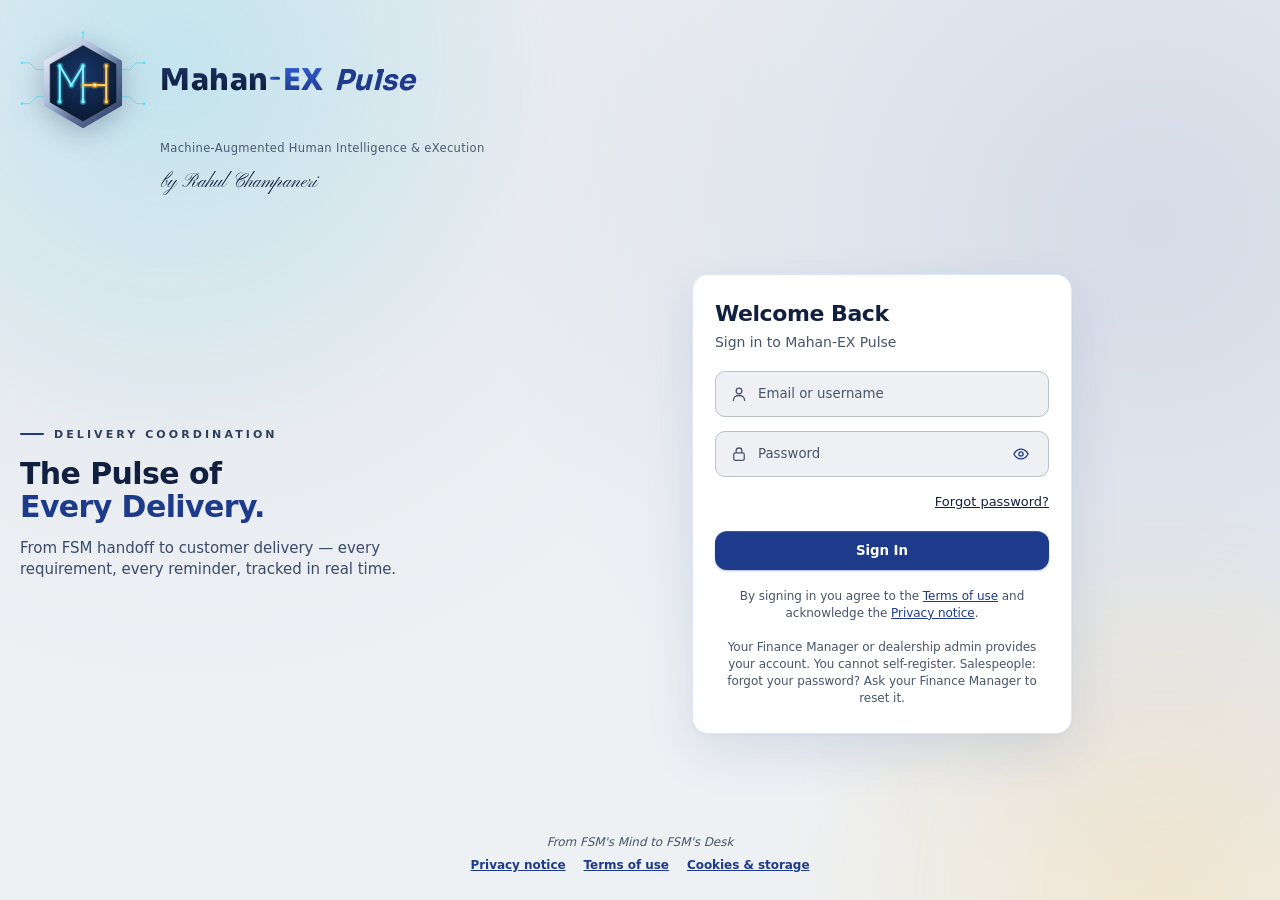
<file: index.html>
<!doctype html>
<html lang="en">
  <head>
    <meta charset="UTF-8" />
    <meta name="viewport" content="width=device-width, initial-scale=1, viewport-fit=cover" />
    <meta name="theme-color" content="#0B1430" />
    <meta name="robots" content="noindex, nofollow, noarchive" />
    <link rel="manifest" href="/manifest.webmanifest" />
    <link rel="icon" href="/icons/mh.svg" type="image/svg+xml" />
    <link rel="icon" href="/icons/mh-32.png" sizes="32x32" type="image/png" />
    <link rel="apple-touch-icon" href="/icons/mh-180.png" />
    <meta name="description" content="Mahan-EX Pulse — delivery coordination for dealerships. Machine-Augmented Human Intelligence &amp; eXecution." />
    <meta name="apple-mobile-web-app-capable" content="yes" />
    <meta name="apple-mobile-web-app-status-bar-style" content="default" />
    <meta name="apple-mobile-web-app-title" content="Pulse" />
    <meta name="application-name" content="Pulse" />
    <title>Mahan-EX Pulse</title>
    <script type="module" crossorigin src="/assets/gate-UKF_WVz9.js"></script>
    <link rel="stylesheet" crossorigin href="/assets/gate-jGg7kHqY.css">
  <link rel="manifest" href="/manifest.webmanifest"></head>
  <body>
    <!-- The sign-in page and the public legal pages. The app itself is an encrypted package that is opened after sign-in
         (see src/gate-main.tsx and tools/publish-gate.mjs). The app mounts into #root. -->
    <style>
#mx-splash{display:none}
@media (display-mode: standalone){
#mx-splash{display:block;position:fixed;inset:0;z-index:2147483000;background:radial-gradient(ellipse at 50% 46%,#fff 0%,#f4f7fc 55%,#e8eef8 100%);animation:mxs-out .45s ease 1.5s forwards}
#mx-splash .w{position:absolute;left:50%;top:46%;border-radius:50%;transform:translate(-50%,-50%);border:1.5px solid rgba(37,99,235,.2);animation:mxs-wave 2.4s ease-out infinite}
#mx-splash .w1{width:170px;height:170px;background:rgba(37,99,235,.06)}
#mx-splash .w2{width:250px;height:250px;border-color:rgba(37,99,235,.15);animation-delay:.2s}
#mx-splash .w3{width:340px;height:340px;border-color:rgba(37,99,235,.09);animation-delay:.4s}
#mx-splash .w4{width:440px;height:440px;border-color:rgba(37,99,235,.05);animation-delay:.6s}
#mx-splash .mk{position:absolute;left:50%;top:46%;width:min(300px,78vw);transform:translate(-50%,-50%);filter:drop-shadow(0 8px 18px rgba(10,30,70,.25))}
#mx-splash .mk svg{width:100%;height:auto;display:block;overflow:visible}
#mx-splash .nm{position:absolute;left:0;right:0;bottom:max(46px,env(safe-area-inset-bottom));text-align:center;font:800 15px Montserrat,Inter,Arial,sans-serif;letter-spacing:.22em;color:#0b1430}
#mx-splash .nm i{color:#1d6bff;font-style:normal}
}
@keyframes mxs-out{to{opacity:0;visibility:hidden}}
@keyframes mxs-wave{0%{opacity:.35;transform:translate(-50%,-50%) scale(.94)}60%{opacity:1}100%{opacity:1;transform:translate(-50%,-50%) scale(1)}}
</style>
<div id="mx-splash" aria-hidden="true"><div class="w w4"></div><div class="w w3"></div><div class="w w2"></div><div class="w w1"></div><div class="mk"><svg xmlns="http://www.w3.org/2000/svg" class="mh-mark" viewBox="-30 -14 260 214" aria-hidden="true"><defs><linearGradient id="mxsf" x1="0" y1="0" x2="1" y2="1"><stop offset="0" stop-color="#f6f9ff"/><stop offset=".38" stop-color="#a8b9d8"/><stop offset=".62" stop-color="#5d7198"/><stop offset="1" stop-color="#2a3a5e"/></linearGradient><radialGradient id="mxsr" cx=".5" cy=".38" r=".75"><stop offset="0" stop-color="#18376a"/><stop offset="1" stop-color="#071326"/></radialGradient></defs><g fill="none" stroke="#3fd0e8" stroke-opacity=".75" stroke-width="1.7" stroke-linecap="round" stroke-linejoin="round"><path d="M24 72H4L-10 58H-26"/><path d="M24 128H4L-10 142H-26"/><path d="M176 72H196L210 58H226"/><path d="M176 128H196L210 142H226"/><path d="M100 12V-4"/></g><circle cx="-26" cy="58" r="2.8" fill="#52e4ff"/><circle cx="-26" cy="142" r="2.8" fill="#52e4ff"/><circle cx="226" cy="58" r="2.8" fill="#52e4ff"/><circle cx="226" cy="142" r="2.8" fill="#52e4ff"/><circle cx="100" cy="-4" r="2.8" fill="#52e4ff"/><polygon points="100,10 178,55 178,145 100,190 22,145 22,55" fill="url(#mxsf)" stroke="url(#mxsf)" stroke-width="5" stroke-linejoin="round"/><polygon points="100,22 168,61 168,139 100,178 32,139 32,61" fill="url(#mxsr)" stroke="#040b17" stroke-opacity=".6" stroke-width="1.6"/><polyline points="32,139 32,61 100,22" fill="none" stroke="#fff" stroke-opacity=".28" stroke-width="1.2" stroke-linejoin="round"/><path d="M52 138V64L76 104L100 64V138" fill="none" stroke="#52e4ff" stroke-opacity=".22" stroke-width="12" stroke-linecap="round" stroke-linejoin="round"/><path d="M52 138V64L76 104L100 64V138" fill="none" stroke="#52e4ff" stroke-width="4.6" stroke-linecap="round" stroke-linejoin="round"/><path d="M52 138V64L76 104L100 64V138" fill="none" stroke="#e9fcff" stroke-opacity=".9" stroke-width="1.5" stroke-linecap="round" stroke-linejoin="round"/><path d="M148 64V138M100 104H148" fill="none" stroke="#ffb324" stroke-opacity=".22" stroke-width="12" stroke-linecap="round" stroke-linejoin="round"/><path d="M148 64V138M100 104H148" fill="none" stroke="#ffb324" stroke-width="4.6" stroke-linecap="round" stroke-linejoin="round"/><path d="M148 64V138M100 104H148" fill="none" stroke="#fff6dc" stroke-opacity=".9" stroke-width="1.5" stroke-linecap="round" stroke-linejoin="round"/><circle cx="52" cy="64" r="6.6" fill="#52e4ff" fill-opacity=".28"/><circle cx="52" cy="64" r="3.6" fill="#52e4ff"/><circle cx="52" cy="64" r="1.8" fill="#fff"/><circle cx="52" cy="138" r="6.6" fill="#52e4ff" fill-opacity=".28"/><circle cx="52" cy="138" r="3.6" fill="#52e4ff"/><circle cx="52" cy="138" r="1.8" fill="#fff"/><circle cx="100" cy="64" r="6.6" fill="#52e4ff" fill-opacity=".28"/><circle cx="100" cy="64" r="3.6" fill="#52e4ff"/><circle cx="100" cy="64" r="1.8" fill="#fff"/><circle cx="100" cy="138" r="6.6" fill="#52e4ff" fill-opacity=".28"/><circle cx="100" cy="138" r="3.6" fill="#52e4ff"/><circle cx="100" cy="138" r="1.8" fill="#fff"/><circle cx="76" cy="104" r="6.6" fill="#52e4ff" fill-opacity=".28"/><circle cx="76" cy="104" r="3.6" fill="#52e4ff"/><circle cx="76" cy="104" r="1.8" fill="#fff"/><circle cx="148" cy="64" r="6.6" fill="#ffb324" fill-opacity=".28"/><circle cx="148" cy="64" r="3.6" fill="#ffb324"/><circle cx="148" cy="64" r="1.8" fill="#fff"/><circle cx="148" cy="138" r="6.6" fill="#ffb324" fill-opacity=".28"/><circle cx="148" cy="138" r="3.6" fill="#ffb324"/><circle cx="148" cy="138" r="1.8" fill="#fff"/><circle cx="124" cy="104" r="7.6" fill="#ffb324" fill-opacity=".28"/><circle cx="124" cy="104" r="4.6" fill="#ffb324"/><circle cx="124" cy="104" r="2.3" fill="#fff"/></svg></div><div class="nm">MAHAN<i>-EX</i></div></div>
    <div id="gate-root"></div>
    <div id="root"></div>
  </body>
</html>
</file>
<file: assets/gate-jGg7kHqY.css>
@font-face{font-family:Sora;font-style:normal;font-display:swap;font-weight:700;src:url(/assets/sora-latin-700-normal-9waGdLWo.woff2) format("woff2"),url(/assets/sora-latin-700-normal-BKPfQAnC.woff) format("woff")}@font-face{font-family:Sora;font-style:normal;font-display:swap;font-weight:800;src:url(/assets/sora-latin-800-normal-2tKLL3qT.woff2) format("woff2"),url(/assets/sora-latin-800-normal-c3Huklug.woff) format("woff")}@font-face{font-family:Pinyon Script;font-style:normal;font-display:swap;font-weight:400;src:url(/assets/pinyon-script-latin-400-normal-HCoaxbyT.woff2) format("woff2"),url(/assets/pinyon-script-latin-400-normal-3W0BoeAr.woff) format("woff")}.pc-page{min-height:100dvh;background:#e9edf4;display:flex;justify-content:center;align-items:flex-start;padding:24px 14px 48px;font-family:Segoe UI,-apple-system,Helvetica,Arial,sans-serif;color:#12203f;box-sizing:border-box}.pc-page *{box-sizing:border-box}.pc-card{width:100%;max-width:480px;background:#fff;border-radius:16px;overflow:hidden;box-shadow:0 8px 30px #12203f1f}.pc-head{background:#1e3a8a;background-image:linear-gradient(135deg,#0b1f4d,#1e3a8a);padding:20px 26px;color:#fff}.pc-logo{font-size:20px;font-weight:800}.pc-logo b{color:#7fb4ff}.pc-logo em{font-weight:600;color:#cfe1ff}.pc-tag{font-size:13px;font-style:italic;letter-spacing:.3px;color:#cfe1ff;margin-top:3px}.pc-sub{font-size:11.5px;letter-spacing:1.5px;text-transform:uppercase;color:#9db8ea;margin-top:4px}.pc-body{padding:24px 26px 28px}.pc-body h1{font-size:22px;margin:0 0 6px;letter-spacing:-.3px;color:#12203f}.pc-muted{color:#5b6781;font-size:14px;line-height:1.5;margin:0 0 16px}.pc-list{margin:0 0 16px;border:1px solid #e3e8f2;border-left:5px solid #1e3a8a;border-radius:12px}.pc-list div{display:flex;justify-content:space-between;gap:12px;padding:10px 14px;font-size:13.5px;border-bottom:1px solid #eef1f6}.pc-list div:last-child{border:0}.pc-list dt{color:#6b7690}.pc-list dd{margin:0;font-weight:700;text-align:right}.pc-amt{font-size:17px;color:#1e3a8a}.pc-prev{background:#eef4ff;border:1px solid #cfe0ff;color:#1e3a8a;border-radius:10px;padding:10px 12px;font-size:13px;line-height:1.45;margin-bottom:14px}.pc-seg{display:flex;gap:10px;margin-bottom:4px}.pc-seg button{flex:1;padding:12px 8px;border-radius:10px;font:inherit;font-weight:700;font-size:14px;border:2px solid #cfd6e6;background:#fff;color:#46526b;cursor:pointer}.pc-seg button.on.made{border-color:#16a34a;background:#f0fdf4;color:#15803d}.pc-seg button.on.not{border-color:#f59e0b;background:#fffbeb;color:#b45309}.pc-body label{display:block;font-size:12.5px;font-weight:700;margin:14px 0 5px;color:#12203f}.pc-body label span{font-weight:400;color:#8a94ab}.pc-body input{width:100%;border:1px solid #cfd6e6;border-radius:10px;padding:12px;font:inherit;font-size:16px;color:#12203f;background:#fff;min-height:46px}.pc-body input:focus{outline:2px solid #1e3a8a;outline-offset:1px;border-color:#1e3a8a}.pc-err{margin-top:14px;background:#fef2f2;border:1px solid #fecaca;color:#b91c1c;border-radius:10px;padding:10px 12px;font-size:13.5px}.pc-go{display:block;width:100%;margin-top:18px;border:0;border-radius:10px;background:#16a34a;color:#fff;font:inherit;font-weight:700;font-size:15px;padding:14px;cursor:pointer}.pc-go.not{background:#1e3a8a}.pc-go:disabled{opacity:.6;cursor:default}.pc-note{font-size:12px;color:#8a94ab;text-align:center;margin:10px 0 0}.pc-done{text-align:center;padding:8px 0 2px}.pc-tick{width:64px;height:64px;line-height:64px;border-radius:50%;background:#16a34a;color:#fff;font-size:34px;font-weight:800;margin:6px auto 14px}.pc-tick.amber{background:#f59e0b}:root{--ease-out: cubic-bezier(.32, .72, 0, 1);--spring: cubic-bezier(.34, 1.3, .64, 1);color-scheme:light;--ink: #12203f;--blue: #1e3a8a;--blue2: #3b7bdb;--mut: #475569;--line: #b9c1cb;--card: linear-gradient(160deg, #f6f7f9, #dee2e7);--card-flat: #eef0f3;--surface: #eef0f3;--accent: #1e3a8a;--text: #12203f;--muted: #475569;--focus-bg: #ffffff;--header-bg: rgba(238, 241, 244, .92);--tabbar-bg: linear-gradient(180deg, #eef0f3, #c9ced5);--detail-bg: linear-gradient(160deg, #eef1f4 0%, #dde2e7 55%, #ccd2d9 100%);--neu-hi: rgba(255, 255, 255, .75);--neu-lo: rgba(30, 40, 60, .18);--tile-shine: rgba(255, 255, 255, .32);--btn3d-hi: #fdfdfe;--btn3d-lo: #c9ced5;--btn3d-border: #98a1ac;--btn-grad-hi: #3470d8;--accent-fill: #1e3a8a;--landing-card-bg: #ffffff;--landing-tagline: #4b5871;--landing-label: #2f3f5c;--landing-lead: #3a4a68;--landing-eye: #1e3a8a;--pill-green-bg: #eef2f6;--pill-green-fg: #1e3a8a;--banner-warn-bg: var(--warn-bg);--banner-warn-border: #f5d59a;--banner-warn-fg: var(--warn);--banner-ok-bg: var(--ok-bg);--banner-ok-border: #bfe8cf;--banner-ok-fg: var(--ok)}:root[data-theme=dark]{color-scheme:dark;--ink: #e7ecf8;--blue: #5c8df0;--blue2: #7fa8f5;--mut: #93a1c2;--line: #38445a;--card: linear-gradient(160deg, #2b3441, #12171f);--card-flat: #1c2530;--surface: #1c2530;--accent: #5c8df0;--text: #e7ecf8;--muted: #93a1c2;--focus-bg: #1c2530;--header-bg: rgba(18, 23, 31, .92);--tabbar-bg: linear-gradient(180deg, #1c2530, #0d131b);--detail-bg: linear-gradient(160deg, #1c2530 0%, #12171f 100%);--neu-hi: rgba(255, 255, 255, .06);--neu-lo: rgba(0, 0, 0, .5);--tile-shine: rgba(255, 255, 255, .12);--btn3d-hi: #3a4451;--btn3d-lo: #12171f;--btn3d-border: #5c6474;--btn-grad-hi: #4170d9;--accent-fill: #3a69d4;--landing-card-bg: #1c2530;--landing-tagline: #93a1c2;--landing-label: #b7c2dc;--landing-lead: #c4cee4;--landing-eye: #9fc0ff;--pill-green-bg: rgba(92, 141, 240, .16);--pill-green-fg: #9fc0ff;--banner-warn-bg: rgba(245, 158, 11, .14);--banner-warn-border: rgba(245, 158, 11, .35);--banner-warn-fg: #fbbf24;--banner-ok-bg: rgba(74, 222, 128, .14);--banner-ok-border: rgba(74, 222, 128, .35);--banner-ok-fg: #4ade80}:root[data-theme=dark] body{background:linear-gradient(115deg,#0d131b,#12171f 45%,#161c26) fixed}:root[data-theme=dark] .card,:root[data-theme=dark] .landing-card{border-color:#3c507866;box-shadow:0 1px 2px #0003,0 8px 24px #00000040}:root[data-theme=dark] input:focus,:root[data-theme=dark] textarea:focus,:root[data-theme=dark] select:focus,:root[data-theme=dark] .landing-field:focus-within{background:var(--focus-bg)}:root[data-theme=dark] .landing-err{background:#3a1518;border-color:#6b2226;color:#f5a3a3}*{box-sizing:border-box}body{margin:0;min-height:100dvh;background:linear-gradient(115deg,#eef1f4,#dde2e7 55%,#ccd2d9);color:var(--ink);font-family:system-ui,-apple-system,BlinkMacSystemFont,Segoe UI,Roboto,Helvetica Neue,Arial,sans-serif;-webkit-font-smoothing:antialiased}button{font-family:inherit}h1,h2,h3{font-family:inherit;letter-spacing:0}h2{font-size:1.17rem;margin-block:1em}h1{letter-spacing:-.01em}p{line-height:1.5}.mx-brand{display:flex;align-items:center}.mx-brand-small{gap:9px}.mx-brand-large{gap:14px}.mh-mark-wrap{display:inline-flex;flex-shrink:0;line-height:0}.mh-mark-wrap svg{width:100%;height:auto;display:block}.mx-brand-large .mh-mark-wrap svg{filter:drop-shadow(0 6px 14px rgba(10,30,70,.28))}@media (max-width: 420px){.mx-brand-large{--mx: 23px !important;gap:10px}}.mx-lockup{display:flex;align-items:baseline;gap:10px}.mx-wm{display:inline-flex;align-items:baseline;font-family:Sora,system-ui,sans-serif;font-weight:800;letter-spacing:.02em;line-height:1}.mx-wm .mx-mahan,.mx-wm .mx-ex{-webkit-background-clip:text;background-clip:text;color:transparent}.mx-wm .mx-mahan{background-image:linear-gradient(180deg,#1d3263,#0b1b3a)}.mx-wm .mx-ex{background-image:linear-gradient(180deg,#2f5bd3,#1e3a8a)}.mx-wm .mx-dash{display:inline-block;width:.34em;height:.11em;margin:0 .1em 0 .02em;border-radius:.06em;align-self:center;transform:translateY(-.04em);background:linear-gradient(90deg,#2f5bd3,#1e3a8a)}:root[data-theme=dark] .mx-wm .mx-mahan{background-image:linear-gradient(180deg,#fff,#d4e1f7 42%,#4f6c9c 52%,#e7efff)}:root[data-theme=dark] .mx-wm .mx-ex{background-image:linear-gradient(180deg,var(--warn-bg) 0%,#ffd27a 42%,#a6650a 53%,#ffe29a 100%)}:root[data-theme=dark] .mx-wm .mx-dash{background:linear-gradient(90deg,#ffd27a,#e3a52f)}.mx-product{font-family:Sora,system-ui,sans-serif;font-style:italic;font-weight:700;color:var(--blue);letter-spacing:.01em}:root[data-theme=dark] .mx-product{color:#f0b94a}.ax-sig{display:inline-block;font-family:Pinyon Script,Snell Roundhand,cursive;font-size:clamp(19px,1.5vw,27px);line-height:1.15;letter-spacing:.01em;padding:.05em .5em .15em .05em;color:var(--ink);clip-path:inset(0 100% 0 0);animation:axSigWrite 2.2s cubic-bezier(.55,.1,.25,1) .5s forwards}@keyframes axSigWrite{0%{clip-path:inset(0 100% 0 0)}to{clip-path:inset(0 -10% 0 0)}}@media (prefers-reduced-motion: reduce){.ax-sig{animation:none;clip-path:none}}.ax-tagline{font-size:.625rem;letter-spacing:.16em;text-transform:uppercase;color:var(--landing-tagline);font-weight:500}.app-shell{min-height:100dvh;display:flex;flex-direction:column}.app-header{position:sticky;top:0;z-index:5;display:flex;align-items:center;padding:max(12px,env(safe-area-inset-top)) 18px 12px;background:var(--header-bg);backdrop-filter:blur(10px);-webkit-backdrop-filter:blur(10px);border-bottom:1px solid var(--line)}.app-main{overflow-x:clip;flex:1;padding:18px 16px calc(88px + env(safe-area-inset-bottom))}.app-tabbar{position:fixed;left:0;right:0;bottom:0;z-index:10;display:flex;justify-content:space-around;align-items:stretch;padding:6px 8px calc(6px + env(safe-area-inset-bottom));background:var(--tabbar-bg);backdrop-filter:blur(14px);-webkit-backdrop-filter:blur(14px);border-top:1px solid var(--line);box-shadow:0 -2px 16px #1432640f}.app-tab{flex:1;display:flex;flex-direction:column;align-items:center;gap:2px;padding:6px 4px;border-radius:12px;color:var(--mut);text-decoration:none;font-size:.6875rem;font-weight:600;transition:color .15s,background .15s;-webkit-tap-highlight-color:transparent}.app-tab:active{background:var(--surface)}.app-tab.active{color:var(--blue)}@media (min-width: 720px){.app-main{max-width:720px;margin:0 auto;width:100%}}.app-shell.desktop .app-header,.app-shell.desktop .app-tabbar{display:none}.desktop-body{display:flex;flex-direction:row;flex:1;min-height:0}.desktop-sidebar{width:248px;flex-shrink:0;display:flex;flex-direction:column;gap:18px;padding:22px 14px 16px;border-right:1px solid var(--line);background:var(--card);position:sticky;top:0;height:100dvh;overflow-y:auto}.desktop-new-btn{display:flex;align-items:center;justify-content:center;gap:8px;text-decoration:none;padding:11px 14px;font-size:.875rem}.desktop-nav{display:grid;gap:2px}.desktop-nav-item{display:flex;align-items:center;gap:11px;padding:10px 12px;border-radius:10px;color:var(--mut);text-decoration:none;font-weight:600;font-size:.875rem;transition:color .15s,background .15s}.desktop-nav-item:hover{background:var(--surface);color:var(--ink)}.desktop-nav-item.active{background:var(--surface);color:var(--blue);box-shadow:inset 3px 0 0 var(--blue)}.desktop-user{margin-top:auto;display:flex;align-items:center;gap:10px;padding:10px;border-radius:12px;border:1px solid var(--line);background:var(--surface);text-decoration:none;color:inherit}.desktop-user:hover{border-color:var(--btn3d-border)}.desktop-user-avatar{width:34px;height:34px;font-size:.78125rem;flex-shrink:0}.desktop-user-name{display:block;font-size:.84375rem;font-weight:700;color:var(--ink);white-space:nowrap;overflow:hidden;text-overflow:ellipsis}.desktop-user-role{display:block;font-size:.71875rem;font-weight:600;color:var(--muted)}.desktop-main{flex:1;min-width:0;display:flex;flex-direction:column}.app-shell.desktop .app-main{width:100%;max-width:1480px;margin:0 auto;padding:28px 40px 48px}.page-stack{display:grid;grid-template-columns:minmax(0,1fr);gap:16px;max-width:640px;margin:0 auto}.page-head{display:grid;gap:4px}.page-title{font-size:1.375rem;font-weight:800;letter-spacing:-.02em;margin:0;color:var(--ink)}.page-sub{margin:0;color:var(--muted);font-size:.84375rem;line-height:1.5}.settings-link{display:flex;align-items:center;justify-content:space-between;gap:12px;text-decoration:none;color:inherit}.app-shell.desktop .page-stack{max-width:none;margin:0}.app-shell.desktop .page-title{font-size:1.625rem}.lr-section{display:grid;gap:12px}.lr-head{display:flex;align-items:flex-end;justify-content:space-between;gap:12px}.lr-title{margin:0;font-size:1.1875rem;letter-spacing:0;color:var(--ink)}.lr-sub{margin:3px 0 0;color:var(--muted);font-size:.8125rem;line-height:1.45}.lr-count{flex-shrink:0;font-size:.75rem;font-weight:700;color:var(--muted);background:var(--surface);border:1px solid var(--line);border-radius:999px;padding:3px 10px}.lr-panel{display:grid;gap:10px;background:var(--card);border:1px solid var(--line);border-radius:16px;padding:10px;box-shadow:inset 0 1px 0 var(--neu-hi),0 4px 12px var(--neu-lo)}.lr-req-list{display:grid;grid-template-columns:repeat(auto-fill,minmax(min(100%,300px),1fr));gap:6px}.lr-req{display:flex;align-items:center;gap:10px;min-width:0;padding:6px 6px 6px 10px;border-radius:10px;background:var(--surface);border:1px solid transparent}.lr-req:hover,.lr-req:focus-within{border-color:var(--line)}.lr-req.is-off .lr-req-label{color:var(--muted);text-decoration:line-through}.lr-req-label{flex:1;min-width:0;text-align:left;font:inherit;font-size:.875rem;font-weight:600;color:var(--ink);background:transparent;border:1px solid transparent;border-radius:8px;padding:6px 8px;cursor:text;line-height:1.35;overflow-wrap:anywhere}.lr-req-label:hover{border-color:var(--line);background:var(--card)}.lr-req-input{flex:1;min-width:0;border:1px solid transparent!important;background:transparent!important;box-shadow:none!important;padding:6px 8px!important;font-size:.875rem;font-weight:600;color:var(--ink);border-radius:8px}.lr-req-input:focus{border-color:var(--blue)!important;background:var(--focus-bg)!important;outline:none}.lr-icon-btn{flex-shrink:0;display:flex;align-items:center;justify-content:center;width:32px;height:32px;border-radius:8px;border:none;background:transparent;color:var(--muted);cursor:pointer;opacity:.7}.lr-icon-btn:hover,.lr-icon-btn:focus-visible{color:var(--danger);background:var(--card);opacity:1}.lr-inline-add{display:flex;gap:8px;padding:10px 4px 4px;border-top:1px solid var(--line)}.lr-inline-add input{flex:1;min-width:0}.lr-inline-add .btn,.lr-addbar .btn{padding:10px 18px;white-space:nowrap}.lr-addbar{display:grid;grid-template-columns:minmax(0,1.2fr) minmax(0,1.6fr) auto;gap:8px;background:var(--card);border:1px dashed var(--btn3d-border);border-radius:14px;padding:8px}.switch.switch-sm{width:38px;height:22px}.switch.switch-sm .switch-knob{width:16px;height:16px}.switch.switch-sm.is-on .switch-knob{transform:translate(16px)}.lender-grid{display:grid;gap:10px;grid-template-columns:repeat(auto-fill,minmax(min(100%,240px),1fr))}.lender-tile{display:flex;align-items:center;gap:10px;min-width:0;min-height:54px;padding:10px 14px;border-radius:12px;text-decoration:none;color:var(--ink);background:var(--card);border:1px solid var(--line);box-shadow:inset 0 1px 0 var(--neu-hi),0 3px 8px var(--neu-lo);transition:border-color .15s,transform .15s}@media (hover: hover){.lender-tile:hover{border-color:var(--blue);transform:translateY(-1px)}}.lender-tile:focus-visible{outline:2px solid var(--blue);outline-offset:2px}.lender-tile-name{flex:1;min-width:0;font-weight:700;font-size:.84375rem;line-height:1.3;overflow-wrap:anywhere}.lender-tile-tag{flex-shrink:0;font-size:.65625rem;font-weight:800;text-transform:uppercase;letter-spacing:.05em;color:var(--muted)}.lender-tile-chevron{flex-shrink:0;font-size:1.125rem;line-height:1;color:var(--muted)}.lender-tile.is-inactive .lender-tile-name{color:var(--muted)}@media (max-width: 640px){.lr-addbar{grid-template-columns:1fr}.lr-head{align-items:flex-start}}.back-link{font-size:.8125rem;color:var(--accent);text-decoration:none;font-weight:700}.field-label{display:grid;gap:6px;font-size:.75rem;font-weight:700;color:var(--muted)}.app-shell.desktop .lender-detail{max-width:860px}.card{background:var(--card);border:1px solid var(--line);border-radius:16px;padding:16px;box-shadow:inset 0 1px #ffffff8c,0 6px 16px #1e283c24}.card-3d{background:var(--card);border:1px solid var(--line);border-radius:18px;padding:18px;box-shadow:inset 0 1px 0 var(--neu-hi),0 8px 20px var(--neu-lo)}.card-3d.tint-blue{background:var(--card)}.tile-3d-shine{position:absolute;top:0;left:0;right:0;height:46%;background:linear-gradient(180deg,var(--tile-shine),rgba(255,255,255,0));pointer-events:none;border-radius:12px 12px 0 0}.btn-3d{border-radius:10px;padding:9px 14px;font-size:.78125rem;font-weight:700;display:inline-flex;align-items:center;gap:6px;background:linear-gradient(180deg,var(--btn3d-hi),var(--btn3d-lo));color:var(--accent);border:1px solid var(--btn3d-border);cursor:pointer;box-shadow:0 1px #ffffff80 inset,0 3px #0000001f,0 6px 12px #1e283c2e}.btn{background:linear-gradient(180deg,var(--btn-grad-hi),var(--accent-fill));color:#fff;font-weight:700;border:1px solid rgba(0,0,0,.15);border-radius:12px;padding:13px 18px;cursor:pointer;box-shadow:0 1px #ffffff59 inset,0 6px 14px #1e3a8a4d;transition:transform .1s,opacity .15s;-webkit-tap-highlight-color:transparent}.btn:active{transform:scale(.98)}.btn:disabled{opacity:.55;cursor:default}.btn.secondary{background:linear-gradient(180deg,var(--btn3d-hi),var(--btn3d-lo));border:1px solid var(--btn3d-border);color:var(--accent);box-shadow:0 1px #ffffff80 inset,0 3px #0000001a,0 6px 12px #1e283c29}.req-tile{position:relative;overflow:hidden;width:100%;min-height:72px;border-radius:14px;font:inherit;font-size:.71875rem;font-weight:800;line-height:1.2;padding:10px 6px;display:flex;align-items:center;justify-content:center;text-align:center;word-break:break-word;cursor:pointer;transition:transform .08s ease,box-shadow .08s ease;-webkit-tap-highlight-color:transparent}.req-tile:disabled{cursor:default}.req-tile:not(:disabled):active{transform:translateY(3px)}.req-tile .req-tile-shine{position:absolute;top:0;left:0;right:0;height:46%;background:linear-gradient(180deg,#ffffff4d,#fff0);border-radius:14px 14px 0 0;pointer-events:none}.req-tile .req-tile-body{position:relative;display:flex;flex-direction:column;align-items:center;gap:5px}.req-tile.is-open{background:linear-gradient(180deg,var(--btn3d-hi),var(--btn3d-lo));color:var(--accent);border:1px solid var(--btn3d-border);box-shadow:0 1px #ffffff80 inset,0 3px #0000001f,0 8px 16px #1e283c2e}.req-tile.is-done{background:linear-gradient(180deg,var(--btn-grad-hi),var(--accent-fill));color:#fff;border:1px solid rgba(0,0,0,.15);box-shadow:0 1px #ffffff59 inset,0 3px #0000001f,0 8px 16px #1e3a8a52}.req-tile.is-exception{background:linear-gradient(180deg,#e9a93e,#9a560c);color:#fff;border:1px solid rgba(0,0,0,.15);box-shadow:0 1px #ffffff59 inset,0 3px #0000001f,0 8px 16px #9a560c4d}.pill{font-size:.6875rem;font-weight:700;border-radius:6px;padding:2px 7px;white-space:nowrap}.pill-stock{background:var(--surface);color:var(--accent);border:1px solid var(--line)}.pill-plain{background:var(--surface);color:var(--muted);border:1px solid var(--line)}.pill-over{background:var(--danger-bg);color:var(--danger);font-weight:800}.pill-soon{background:var(--warn-bg);color:var(--warn)}.pill-done{background:var(--ok-bg);color:var(--ok)}.pill-later{color:var(--muted);padding-left:0;padding-right:0}:root[data-theme=dark] .pill-over{background:#ef444429;color:#fca5a5}:root[data-theme=dark] .pill-soon{background:#f59e0b29;color:#fbbf24}:root[data-theme=dark] .pill-done{background:#4ade8024;color:#4ade80}.progress-track{flex:1;height:6px;background:var(--line);border-radius:999px;overflow:hidden}.progress-fill{height:100%;border-radius:999px;background:var(--accent)}.progress-fill.is-complete{background:var(--ok)}.avatar{width:24px;height:24px;border-radius:50%;flex-shrink:0;background:var(--surface);color:var(--accent);border:1px solid var(--line);font-size:.625rem;font-weight:800;display:flex;align-items:center;justify-content:center}.chip-row{display:flex;gap:8px;overflow-x:auto;scrollbar-width:none;padding-bottom:2px}.chip-row::-webkit-scrollbar{display:none}.skeleton{background:linear-gradient(90deg,var(--surface) 0%,var(--line) 50%,var(--surface) 100%);background-size:200% 100%;animation:skeleton-shimmer 1.2s ease-in-out infinite;opacity:.6}@keyframes skeleton-shimmer{0%{background-position:200% 0}to{background-position:-200% 0}}@media (prefers-reduced-motion: reduce){.skeleton{animation:none}}.chip{flex-shrink:0;height:34px;padding:0 14px;border-radius:999px;font:inherit;font-size:.8125rem;font-weight:700;cursor:pointer;background:var(--focus-bg);color:var(--muted);border:1px solid var(--line);white-space:nowrap}.chip.is-active{background:var(--accent-fill);color:#fff;border-color:var(--accent-fill)}input,textarea,select{background:var(--surface);color:var(--ink);border:1px solid var(--line);border-radius:10px;padding:12px;width:100%;font-family:inherit;transition:border-color .15s,box-shadow .15s}input:focus,textarea:focus,select:focus{outline:none;border-color:var(--blue);box-shadow:0 0 0 3px #1e3a8a26;background:#fff}input::placeholder,textarea::placeholder{color:var(--mut);opacity:1}.landing{position:relative;min-height:100dvh;display:flex;flex-direction:column;padding:0 20px;overflow:hidden}.landing-bg{position:absolute;top:0;right:0;bottom:0;left:0;z-index:0;background:radial-gradient(circle at 15% 10%,rgba(148,163,184,.16),transparent 45%),radial-gradient(circle at 90% 25%,rgba(30,58,138,.12),transparent 50%);pointer-events:none;overflow:hidden}.landing-bg:before,.landing-bg:after{content:"";position:absolute;width:70vmax;height:70vmax;border-radius:50%;will-change:transform}.landing-bg:before{left:-22vmax;top:-30vmax;background:radial-gradient(circle,rgba(82,228,255,.2),transparent 62%);animation:glowDriftA 26s ease-in-out infinite alternate}.landing-bg:after{right:-26vmax;bottom:-34vmax;background:radial-gradient(circle,rgba(255,179,36,.17),transparent 62%);animation:glowDriftB 32s ease-in-out infinite alternate}:root[data-theme=dark] .landing-bg:before{background:radial-gradient(circle,rgba(82,228,255,.14),transparent 62%)}:root[data-theme=dark] .landing-bg:after{background:radial-gradient(circle,rgba(255,179,36,.12),transparent 62%)}@keyframes glowDriftA{0%{transform:translateZ(0) scale(1)}to{transform:translate3d(14vmax,10vmax,0) scale(1.15)}}@keyframes glowDriftB{0%{transform:translateZ(0) scale(1.1)}to{transform:translate3d(-12vmax,-9vmax,0) scale(.95)}}@media (prefers-reduced-motion: reduce){.landing-bg:before,.landing-bg:after{animation:none}}.sr-only{position:absolute;width:1px;height:1px;padding:0;margin:-1px;overflow:hidden;clip:rect(0,0,0,0);white-space:nowrap;border:0}.landing-head{position:relative;z-index:1;padding-top:28px;text-align:center;display:flex;flex-direction:column;align-items:center}.landing-head .mx-lockup{justify-content:center}.landing-main{position:relative;z-index:1;flex:1;display:flex;flex-direction:column;align-items:center;justify-content:center;gap:28px;padding:32px 0}.landing-hero{text-align:center;max-width:420px}.landing-label{display:flex;align-items:center;justify-content:center;gap:10px;font-size:.6875rem;letter-spacing:.28em;text-transform:uppercase;color:var(--landing-label);font-weight:600}.landing-label span{display:block;width:24px;height:2px;background:var(--blue);border-radius:2px}.landing-hero h1{margin:16px 0 0;font-size:1.875rem;line-height:1.12;font-weight:700;letter-spacing:-.02em;color:var(--ink)}.landing-hero h1 em{font-style:normal;color:var(--blue)}.landing-lead{margin:14px 0 0;font-size:.9375rem;line-height:1.4;color:var(--landing-lead)}.landing-card-wrap{width:100%;display:flex;justify-content:center}.landing-card{width:100%;max-width:380px;background:var(--landing-card-bg);border:1px solid rgba(200,215,235,.6);border-radius:16px;padding:26px 22px;box-shadow:0 1px 2px #1432640a,0 18px 50px #1e468c1f;display:grid;gap:4px}.landing-card h2{margin:0;font-size:1.375rem;font-weight:700;letter-spacing:-.02em;color:var(--ink)}.landing-sub{margin:2px 0 14px;font-size:.875rem;color:var(--mut)}.landing-ok{margin:0 0 12px;padding:10px 12px;border-radius:8px;background:var(--ok-bg);border:1px solid #a5dcc2;color:#0a7546;font-size:.8125rem}:root[data-theme=dark] .landing-ok{background:#2ecf941f;border-color:#2ecf9459;color:#6fe0b4}.landing-forgot{margin:-2px 0 8px;text-align:right}.landing-link{background:none;border:0;padding:0;font:inherit;font-size:.8125rem;color:inherit;text-decoration:underline;cursor:pointer}.landing-err{margin:0 0 12px;padding:10px 12px;border-radius:8px;background:var(--danger-bg);border:1px solid #f1a9a1;color:var(--danger);font-size:.8125rem}.landing-field{display:flex;align-items:center;gap:10px;height:46px;margin-bottom:10px;padding:0 14px;border-radius:10px;color:var(--mut);background:var(--surface);border:1px solid var(--line)}.landing-field:focus-within{border-color:var(--blue);box-shadow:0 0 0 3px #1e3a8a26;background:#fff}.landing-field input{flex:1;min-width:0;height:100%;border:0!important;outline:none!important;box-shadow:none!important;background:transparent!important;padding:0!important;color:var(--ink)!important}.landing-eye{border:0;background:transparent;color:var(--landing-eye);cursor:pointer;display:flex;padding:4px}.landing-note{margin:14px 0 0;font-size:.75rem;line-height:1.4;color:var(--mut);text-align:center}.landing-foot{position:relative;z-index:1;padding:20px 0 28px;text-align:center}.landing-tagline{font-size:.75rem;color:var(--mut);font-style:italic}@media (min-width: 720px){.landing-main{flex-direction:row;align-items:center;justify-content:center;gap:64px}.landing-hero{text-align:left}.landing-label{justify-content:flex-start}.landing-head{align-items:flex-start;text-align:left}.landing-head .ax-tagline,.landing-head .ax-sig{margin-left:140px}}.bonus-stat{background:#303744;color:#fff;border:1px solid rgba(255,255,255,.07);border-radius:12px;padding:10px 12px;display:grid;gap:3px;text-align:left;font:inherit;cursor:pointer;transition:background .15s,border-color .15s}.bonus-stat:hover{background:#38414f}.bonus-stat[aria-expanded=true]{border-color:#ffffff73;background:#38414f}.bonus-stat:focus-visible{outline:2px solid #fff;outline-offset:2px}.bonus-stat-label{display:flex;align-items:center;justify-content:space-between;gap:6px;font-size:.71875rem;color:#a9b3c2;font-weight:700}.bonus-stat-value{font-size:1rem;font-weight:800}.bonus-panel{background:#20262f;border-radius:12px;padding:12px;display:grid;gap:12px}.bonus-empty{font-size:.8125rem;color:#a9b3c2;line-height:1.45}.bonus-group{display:grid;gap:6px}.bonus-group-head{display:flex;justify-content:space-between;align-items:center;gap:8px;font-size:.75rem;font-weight:800;letter-spacing:.04em;text-transform:uppercase;color:#a9b3c2}.bonus-badge{background:#fff;color:#262c36;border-radius:999px;padding:2px 8px;font-size:.71875rem;letter-spacing:0;text-transform:none}.bonus-member{display:flex;align-items:center;gap:10px;font-size:.8125rem;font-weight:600;color:#fff;text-decoration:none;background:#ffffff0f;border-radius:10px;padding:8px 10px}.bonus-member:hover{background:#ffffff1f}.bonus-dot{width:18px;height:18px;border-radius:50%;color:#8793a3;flex-shrink:0;display:flex;align-items:center;justify-content:center;font-size:.6875rem;font-weight:800}.bonus-dot.is-done{background:#fff;border-color:#fff;color:#262c36}.bonus-total{display:flex;justify-content:space-between;gap:10px;font-size:.8125rem;color:#a9b3c2;border-top:1px solid rgba(255,255,255,.15);padding-top:10px}.bonus-total strong{color:#fff}.reminder-panel{display:grid;grid-template-columns:minmax(0,1fr);gap:12px;padding:14px;border:1px solid var(--line);border-radius:14px;background:var(--surface)}.recipient-row{display:flex;align-items:center;gap:10px;font-size:.875rem;font-weight:600;padding:8px 10px;border-radius:10px;background:var(--card);border:1px solid var(--line);cursor:pointer}.switch{position:relative;flex-shrink:0;width:46px;height:28px;border-radius:999px;border:1px solid var(--btn3d-border);background:linear-gradient(180deg,var(--btn3d-hi),var(--btn3d-lo));cursor:pointer;padding:0;transition:background .15s}.switch.is-on{background:linear-gradient(180deg,var(--btn-grad-hi),var(--accent-fill));border-color:#00000026}.switch-knob{position:absolute;top:2px;left:2px;width:22px;height:22px;border-radius:50%;background:#fff;box-shadow:0 1px 3px #0000004d;transition:transform .15s}.switch.is-on .switch-knob{transform:translate(18px)}.switch:focus-visible{outline:2px solid var(--blue);outline-offset:2px}.search-box{display:flex;align-items:center;gap:10px;background:var(--focus-bg);border:1px solid var(--line);border-radius:12px;padding:0 14px;height:46px}.search-box:focus-within{border-color:var(--blue)}.dash{display:grid;gap:18px}.dash-head{display:flex;align-items:flex-end;justify-content:space-between;gap:20px}.dash-eyebrow{font-size:.75rem;font-weight:700;color:var(--muted);text-transform:uppercase;letter-spacing:.07em;margin-bottom:4px}.stat-strip{display:grid;grid-template-columns:minmax(0,1.5fr) repeat(3,minmax(0,1fr));gap:14px}.stat-tile{display:grid;gap:2px;align-content:center;text-align:left;font:inherit;color:inherit;cursor:pointer;background:var(--card);border:1px solid var(--line);border-radius:16px;padding:14px 16px;box-shadow:inset 0 1px 0 var(--neu-hi),0 6px 16px var(--neu-lo);transition:border-color .15s,transform .15s}.stat-tile:hover{border-color:var(--btn3d-border)}.stat-tile.is-active{border-color:var(--blue);box-shadow:inset 0 1px 0 var(--neu-hi),0 0 0 1px var(--blue),0 6px 16px var(--neu-lo)}.stat-tile:focus-visible{outline:2px solid var(--blue);outline-offset:2px}.stat-tile-month{display:flex;align-items:center;gap:14px;cursor:default}.stat-tile-label{font-size:.71875rem;font-weight:800;letter-spacing:.07em;text-transform:uppercase;color:var(--muted)}.stat-tile-value{font-size:1.875rem;font-weight:800;letter-spacing:-.02em;line-height:1.1}.stat-tile-hint{font-size:.75rem;font-weight:600;color:var(--muted)}.dash-toolbar{display:flex;align-items:center;justify-content:space-between;gap:14px;flex-wrap:wrap}.card-grid{display:grid;grid-template-columns:repeat(auto-fill,minmax(340px,1fr));gap:14px;align-items:start}.settings-page{display:grid;grid-template-columns:minmax(0,1fr);gap:16px;max-width:560px;margin:0 auto}.app-shell.desktop .settings-page{display:block;max-width:none;columns:2 420px;column-gap:20px}.app-shell.desktop .settings-page>*{break-inside:avoid;margin:0 0 18px}.app-shell.desktop .settings-page>.page-title{column-span:all;margin-bottom:20px}.calendar-page{display:grid;gap:14px;max-width:640px;margin:0 auto}.app-shell.desktop .calendar-page{max-width:none;grid-template-columns:minmax(0,1.35fr) minmax(320px,1fr);align-items:start;column-gap:24px}.app-shell.desktop .calendar-page>.page-title{grid-column:1 / -1}.detail-layout{display:grid;gap:14px;max-width:640px;margin:0 auto}.detail-main,.detail-side{display:grid;gap:14px;align-content:start;min-width:0}.app-shell.desktop .detail-layout{max-width:1240px;grid-template-columns:minmax(0,3fr) minmax(320px,2fr);gap:24px;align-items:start}.app-shell.desktop .detail-side{position:sticky;top:24px}.app-shell.desktop .detail-page{background:transparent!important}.form-page{display:grid;gap:12px;max-width:480px;margin:0 auto}.app-shell.desktop .form-page{max-width:720px;padding:28px 32px;border-radius:20px;background:var(--card);border:1px solid var(--line);box-shadow:inset 0 1px 0 var(--neu-hi),0 10px 26px var(--neu-lo)}.reminder-panel .chip-row{flex-wrap:wrap;overflow:visible}.conflict-panel{color:var(--banner-warn-fg);background:var(--banner-warn-bg);border:1px solid var(--banner-warn-border);border-radius:12px;padding:12px 14px}.team-email-row{display:grid;grid-template-columns:minmax(0,1fr) minmax(0,1.4fr);align-items:center;gap:10px;padding:8px 10px;border-radius:10px;background:var(--card);border:1px solid var(--line)}.team-email-row input{padding:7px 9px;font-size:.84375rem}@media (max-width: 520px){.team-email-row{grid-template-columns:minmax(0,1fr);gap:6px}}.email-setup-banner{display:flex;align-items:center;justify-content:space-between;gap:12px;padding:12px 14px;border-radius:14px;text-decoration:none;color:var(--text);background:var(--surface);border:1px solid var(--line);border-left:4px solid #f0b94a;font-size:.875rem}.thankyou-head{display:flex;align-items:center;justify-content:space-between;gap:12px;width:100%;background:none;border:none;padding:0;color:inherit;cursor:pointer;font:inherit}.thankyou-subject{display:flex;align-items:center;gap:10px;flex-wrap:wrap;padding:9px 12px;border-radius:10px;background:var(--card);border:1px solid var(--line)}.thankyou-body{font-size:.84375rem;line-height:1.55;padding:12px 14px;border-radius:10px;background:#fff;color:#1f2937;border:1px dashed var(--line);-webkit-user-select:text;user-select:text}button,a,[role=switch],select,label{touch-action:manipulation}.chip,.btn-3d,.settings-link,a.card-3d,.lr-icon-btn,.thankyou-head{transition:transform .14s ease-out,background .15s,border-color .15s,color .15s}.chip:active,.btn-3d:active,.bonus-stat:active{transform:scale(.96)}.stat-tile:active,.lender-tile:active,.settings-link:active,a.card-3d:active{transform:scale(.985)}.switch:active{transform:scale(.94)}.lr-icon-btn:active{transform:scale(.88);background:var(--surface)}.chip:active,.btn-3d:active,.bonus-stat:active,.stat-tile:active,.lender-tile:active,.settings-link:active,a.card-3d:active,.switch:active,.lr-icon-btn:active{transition-duration:.05s}.switch{transition:background .15s,transform .14s ease-out}.lr-icon-btn{position:relative}.lr-icon-btn:after{content:"";position:absolute;top:-6px;right:-6px;bottom:-6px;left:-6px}.switch:after{content:"";position:absolute;top:-10px;right:-6px;bottom:-10px;left:-6px}::view-transition-old(root),::view-transition-new(root){animation-duration:.28s}@media (prefers-reduced-motion: reduce){*,*:before,*:after{animation-duration:.01ms!important;animation-iteration-count:1!important;transition-duration:.01ms!important;scroll-behavior:auto!important}}@media (prefers-reduced-transparency: reduce){.app-header{background:var(--surface);-webkit-backdrop-filter:none;backdrop-filter:none}.app-tabbar{-webkit-backdrop-filter:none;backdrop-filter:none}}@media (prefers-contrast: more){:root{--line: #6b7684;--btn3d-border: #5a6471;--muted: #334155;--mut: #334155}:root[data-theme=dark]{--line: #8794ab;--btn3d-border: #8794ab;--muted: #b4bfd4;--mut: #b4bfd4}}@keyframes scrimIn{0%{opacity:0}to{opacity:1}}@keyframes scrimOut{0%{opacity:1}to{opacity:0}}@keyframes sheetIn{0%{transform:translateY(36px);opacity:0}to{transform:none;opacity:1}}@keyframes sheetOut{0%{transform:none;opacity:1}to{transform:translateY(36px);opacity:0}}.sheet-scrim{animation:scrimIn .2s ease-out both}.sheet-scrim.is-leaving{animation:scrimOut .2s ease-in both}.sheet{animation:sheetIn .34s cubic-bezier(.32,.72,0,1) both}.sheet.is-leaving{animation:sheetOut .2s cubic-bezier(.4,0,1,1) both}@supports (transition-timing-function: linear(0,1)){:root{--spring: linear(0, .0103, .0382, .0798, .1317, .1908, .2546, .3208, .3878, .454, .5183, .5798, .6378, .6918, .7415, .7867, .8275, .8638, .8959, .9238, .9479, .9683, .9855, .9996, 1.011, 1.02, 1.0269, 1.0319, 1.0353, 1.0374, 1.0383, 1.0383, 1.0375, 1.0362, 1.0343, 1.0322, 1.0298, 1.0273, 1.0247, 1.0222, 1.0196, 1.0172, 1.0149, 1)}}.btn-danger{background:linear-gradient(180deg,#ef6a5c,var(--danger));border-color:#0003}.confirm-scrim{background:#0b1b3a80;position:fixed;top:0;right:0;bottom:0;left:0;z-index:60;display:flex;align-items:flex-end;justify-content:center}.confirm-card{width:100%;max-width:420px;border-radius:20px 20px 0 0;padding-bottom:calc(20px + env(safe-area-inset-bottom))}.confirm-title{margin:0 0 6px;font-size:1.0625rem}.confirm-body{color:var(--muted);font-size:.875rem;line-height:1.5;margin-bottom:4px}.confirm-actions{display:flex;gap:10px;margin-top:16px}.confirm-actions .btn{flex:1}@media (min-width: 720px){.confirm-scrim{align-items:center}.confirm-card{border-radius:18px;padding-bottom:20px}}.toast-wrap{position:fixed;left:0;right:0;bottom:calc(76px + env(safe-area-inset-bottom));z-index:70;display:flex;justify-content:center;padding:0 16px;pointer-events:none}@media (min-width: 720px){.toast-wrap{bottom:28px}}.toast{pointer-events:auto;display:flex;align-items:center;gap:14px;max-width:460px;padding:12px 14px 12px 16px;border-radius:14px;background:#0b1430;color:#fff;font-size:.875rem;line-height:1.35;box-shadow:0 10px 30px #080f2859;animation:toastIn .38s var(--spring) both}.toast.is-leaving{animation:toastOut .22s ease-in both}.toast-text{min-width:0}.toast-action{flex-shrink:0;border:none;background:transparent;color:#f0b94a;font:inherit;font-weight:800;padding:8px 10px;margin:-8px -6px -8px 0;border-radius:8px;cursor:pointer}.toast-action:active{background:#ffffff1f}.toast-action:disabled{opacity:.6}@keyframes toastIn{0%{transform:translateY(24px) scale(.96);opacity:0}to{transform:none;opacity:1}}@keyframes toastOut{0%{transform:none;opacity:1}to{transform:translateY(16px);opacity:0}}@media (min-width: 720px){.confirm-card.sheet{animation-name:popIn;animation-duration:.3s;animation-timing-function:var(--spring)}.confirm-card.sheet.is-leaving{animation-name:popOut;animation-duration:.18s;animation-timing-function:ease-in}}@keyframes popIn{0%{transform:scale(.94);opacity:0}to{transform:none;opacity:1}}@keyframes popOut{0%{transform:none;opacity:1}to{transform:scale(.96);opacity:0}}@keyframes pageForward{0%{opacity:0;transform:translate(28px)}to{opacity:1;transform:none}}@keyframes pageBack{0%{opacity:0;transform:translate(-28px)}to{opacity:1;transform:none}}@keyframes pageFade{0%{opacity:0;transform:translateY(6px)}to{opacity:1;transform:none}}.page-forward{animation:pageForward .34s var(--ease-out) backwards}.page-back{animation:pageBack .3s var(--ease-out) backwards}.page-fade{animation:pageFade .24s ease-out backwards}.switch-knob{transition:transform .4s var(--spring),width .18s ease-out}.switch:not(.switch-sm):active .switch-knob{width:27px}.switch:not(.switch-sm).is-on:active .switch-knob{transform:translate(13px)}@keyframes tilePop{0%{transform:scale(.8)}to{transform:scale(1)}}.req-tile.just-done{animation:tilePop .55s var(--spring) both}.sheet-grabber{width:40px;height:5px;border-radius:3px;background:var(--line);opacity:.8;margin:-8px auto 14px}.skip-link{position:absolute;left:12px;top:-60px;z-index:100;padding:10px 14px;border-radius:10px;background:#0b1430;color:#fff;font-weight:700;text-decoration:none;transition:top .15s}.skip-link:focus{top:12px;outline:2px solid #f0b94a;outline-offset:2px}#main:focus{outline:none}.field-hint{font-size:.75rem;font-weight:500;color:var(--muted)}.legal-link-row{display:grid;grid-template-columns:auto minmax(0,1fr) auto;align-items:center;gap:10px;padding:7px 10px;border-radius:10px;background:var(--card);border:1px solid var(--line);font-size:.8125rem}.legal-link-row code{font-size:.71875rem;color:var(--muted);overflow:hidden;text-overflow:ellipsis;white-space:nowrap}.legal-links{display:flex;flex-wrap:wrap;gap:6px 18px;justify-content:center;font-size:.8125rem;font-weight:700}.legal-links a,.landing-legal a,.landing-note a{color:var(--accent)}.landing-legal{display:flex;flex-wrap:wrap;gap:4px 18px;justify-content:center;margin-top:8px;font-size:.75rem;font-weight:600}.legal{min-height:100dvh;display:flex;flex-direction:column;align-items:center;padding:0 16px 24px}.legal-head,.legal-tabs,.legal-main,.legal-foot{width:100%;max-width:760px}.legal-head{padding:max(18px,env(safe-area-inset-top)) 0 4px;display:grid;gap:4px}.legal-brand{display:inline-block;text-decoration:none}.legal-slogan{margin:0;font-size:.71875rem;letter-spacing:.03em;color:var(--muted)}.legal-tabs{display:flex;flex-wrap:wrap;gap:8px;padding:14px 0 6px}.legal-tab{padding:8px 14px;border-radius:999px;border:1px solid var(--line);background:var(--focus-bg);color:var(--muted);font-size:.8125rem;font-weight:700;text-decoration:none}.legal-tab.is-active{background:var(--accent-fill);border-color:var(--accent-fill);color:#fff}.legal-main{flex:1;padding:8px 0 12px}.legal-eyebrow{margin:14px 0 0;font-size:.8125rem;font-weight:800;letter-spacing:.07em;text-transform:uppercase;color:var(--accent)}.legal-title{margin:4px 0;font-size:1.875rem;letter-spacing:-.02em;color:var(--ink)}.legal-updated{margin:0 0 12px;font-size:.8125rem;color:var(--muted)}.legal-summary{margin:0 0 16px;font-size:1.0625rem;line-height:1.5;color:var(--ink)}.legal-note{padding:10px 14px;border-radius:12px;background:var(--banner-warn-bg);border:1px solid var(--banner-warn-border);color:var(--banner-warn-fg);font-size:.875rem}.legal-muted{color:var(--muted)}.legal-toc{margin:0 0 18px;padding:12px 16px;border-radius:14px;background:var(--card);border:1px solid var(--line)}.legal-toc ul{margin:0;padding:0;list-style:none;display:grid;gap:6px 20px;grid-template-columns:repeat(auto-fit,minmax(210px,1fr))}.legal-toc a{color:var(--accent);font-size:.875rem;font-weight:600}.legal-section{padding:6px 0 2px;scroll-margin-top:12px}.legal-section h2{margin:18px 0 8px;font-size:1.1875rem;color:var(--ink)}.legal-section p{margin:0 0 10px;font-size:.9375rem;line-height:1.65;color:var(--ink)}.legal-section ul{margin:0 0 10px;padding-left:22px;display:grid;gap:6px;font-size:.9375rem;line-height:1.6;color:var(--ink)}.legal-foot{padding-top:14px;border-top:1px solid var(--line);display:grid;gap:12px;font-size:.8125rem;color:var(--muted)}.legal-contact{display:grid;gap:2px;font-style:normal}.legal-contact strong{color:var(--ink);font-size:.875rem}.legal-contact a,.legal-back{color:var(--accent);font-weight:700}.legal-powered{margin:0;display:grid;gap:2px}.legal-slogan-small{font-size:.6875rem;letter-spacing:.03em}@media (max-width: 520px){.legal-link-row{grid-template-columns:minmax(0,1fr) auto}.legal-link-row code{grid-column:1 / -1;order:3}.legal-title{font-size:1.5rem}}.lien-banner{display:grid;gap:10px;padding:14px;border:1px solid #e0a82e;background:color-mix(in srgb,#f5b73b 14%,var(--card, #fff));animation:lien-in .45s var(--spring, ease-out) both}@keyframes lien-in{0%{opacity:0;transform:translateY(-8px) scale(.98)}to{opacity:1;transform:none}}.lien-card{display:grid;gap:10px}.card-3d.tint-amber{background:color-mix(in srgb,#f5b73b 12%,var(--card));border-color:#e0a82e}.payout-page{display:grid;gap:14px;padding-bottom:32px}.pr-seg{display:flex;gap:8px;flex-wrap:wrap}.pr-seg .btn{flex:1 1 90px}.pr-grid{display:grid;grid-template-columns:repeat(auto-fit,minmax(190px,1fr));gap:12px}.pr-doc{padding:10px 0;border-top:1px solid var(--line)}.pr-doc:first-of-type{border-top:0}.pr-doc-head{display:flex;gap:10px;align-items:flex-start;font-size:.875rem;font-weight:600;cursor:pointer}.pr-doc-head small{display:block;font-weight:500;font-size:.75rem;color:var(--muted)}.pr-cams{display:flex;gap:8px;flex-wrap:wrap;margin:8px 0 0 26px}.pr-cams .btn{font-size:.8125rem;padding:9px 14px;min-height:40px}.pr-thumbs{display:flex;gap:8px;flex-wrap:wrap;margin:8px 0 0 26px}.pr-th{position:relative;width:64px;height:84px;border-radius:8px;overflow:hidden;border:1px solid var(--line)}.pr-th img{width:100%;height:100%;object-fit:cover;display:block}.pr-th button{position:absolute;top:2px;right:2px;width:24px;height:24px;border-radius:12px;border:0;background:#0b1430d9;color:#fff;font-size:16px;line-height:22px;padding:0;cursor:pointer}.sheet-grabzone{touch-action:none;cursor:grab;padding:14px 0 8px;margin:-14px 0 2px}.sheet-grabzone .sheet-grabber{margin:0 auto}@media (min-width: 720px){.sheet-grabzone{display:none}}body{overscroll-behavior-y:contain}.ptr{position:fixed;top:calc(env(safe-area-inset-top) + 8px);left:50%;z-index:45;width:40px;height:40px;border-radius:50%;display:grid;place-items:center;background:var(--card);color:var(--accent);border:1px solid var(--line);box-shadow:0 6px 18px #0f172a2e;pointer-events:none}.ptr-spin{animation:ptrSpin .8s linear infinite}@keyframes ptrSpin{to{transform:rotate(360deg)}}@media (prefers-reduced-motion: reduce){.ptr-spin{animation-duration:2.4s}}:root{--r-md:12px;--r-lg:16px;--ease:cubic-bezier(.32,.72,0,1);--f-shadow:0 1px 2px rgba(15,23,42,.05),0 8px 22px -10px rgba(15,23,42,.16)}:root[data-theme=dark]{--f-shadow:0 1px 2px rgba(0,0,0,.5),0 10px 26px -12px rgba(0,0,0,.6)}.card-3d,.card,.stat-tile,.lender-tile,.settings-link,a.card-3d{border-radius:var(--r-lg);box-shadow:var(--f-shadow)}.card-3d:before,.card-3d:after,.stat-tile:before,.stat-tile:after{display:none}.btn{background:var(--accent-fill);background-image:none;border:0;border-radius:var(--r-md);padding:12px 18px;font-weight:650;letter-spacing:-.005em;box-shadow:0 1px 2px #1e3a8a59,inset 0 1px #ffffff29;transition:transform .14s var(--ease),filter .18s var(--ease),box-shadow .18s var(--ease)}.btn:active{transform:scale(.97);filter:brightness(.95)}.btn.secondary,.btn-3d{background:var(--card);background-image:none;border:1px solid var(--line);color:var(--accent);box-shadow:var(--f-shadow);border-radius:var(--r-md)}.pill{border-radius:999px;letter-spacing:.01em}.progress-track{height:6px;border-radius:99px}.progress-fill{border-radius:99px}h1,h2,h3{letter-spacing:-.022em}body{letter-spacing:-.003em;font-variant-numeric:tabular-nums}@media (prefers-reduced-motion:reduce){.btn{transition:none}.btn:active{transform:none}}:root{--card:#ffffff;--card-flat:#ffffff;--btn3d-hi:#ffffff;--btn3d-lo:#ffffff;--btn3d-border:#cfd6df;--btn-grad-hi:var(--accent-fill);--tile-shine:transparent;--tabbar-bg:#f7f8fa;--detail-bg:#eef1f4}:root[data-theme=dark]{--card:#1a212c;--card-flat:#1a212c;--btn3d-hi:#222b38;--btn3d-lo:#222b38;--btn3d-border:#344155;--btn-grad-hi:var(--accent-fill);--tile-shine:transparent;--tabbar-bg:#141a23;--detail-bg:#0f151d}body{background:#eef1f4}:root[data-theme=dark] body{background:#0d131b}.tile-3d-shine,.req-tile .req-tile-shine{display:none}.switch,.switch.is-on{background-image:none}.switch{background:var(--btn3d-lo)}.switch.is-on{background:var(--accent-fill)}.btn-danger{background:var(--danger-solid);background-image:none}.req-tile{border-radius:14px;box-shadow:none;transition:transform .14s var(--ease),background-color .2s var(--ease),box-shadow .2s var(--ease)}.req-tile.is-open{background:var(--card);background-image:none;color:var(--accent);border:1px solid var(--line);box-shadow:var(--f-shadow)}.req-tile.is-done{background:var(--accent-fill);background-image:none;color:#fff;border:0;box-shadow:0 1px 2px #1e3a8a59,inset 0 1px #ffffff24}.req-tile.is-exception{background:#d18a1c;background-image:none;color:#fff;border:0;box-shadow:0 1px 2px #9a560c59,inset 0 1px #ffffff24}.req-tile:not(:disabled):active{transform:scale(.96)}.chip{transition:transform .14s var(--ease),background-color .18s var(--ease)}.chip:active{transform:scale(.96)}@media (prefers-reduced-motion:reduce){.req-tile,.chip{transition:none}.req-tile:not(:disabled):active,.chip:active{transform:none}}.req-list{display:grid;grid-template-columns:repeat(auto-fill,minmax(96px,1fr));grid-auto-rows:1fr;gap:8px}@media (max-width: 480px){.req-list{grid-template-columns:repeat(3,minmax(0,1fr))}}.req-chip{position:relative;display:flex;min-width:0;border:1px solid var(--line);border-radius:14px;background:var(--card);transition:background-color .2s var(--ease),border-color .2s var(--ease),transform .14s var(--ease)}.req-main{flex:1;min-width:0;display:flex;flex-direction:column;align-items:center;justify-content:center;gap:5px;min-height:64px;padding:8px 6px;background:none;border:0;border-radius:inherit;font:inherit;font-size:.75rem;font-weight:650;line-height:1.2;color:var(--ink);text-align:center;cursor:pointer;-webkit-tap-highlight-color:transparent}.req-main:disabled{cursor:default}.req-chip:has(.req-main:not(:disabled):active){transform:scale(.97)}.req-check{flex:0 0 auto;width:16px;height:16px;border-radius:50%;border:1.6px solid var(--btn3d-border);display:grid;place-items:center;color:#fff;transition:background-color .2s var(--ease),border-color .2s var(--ease)}.req-label{display:-webkit-box;-webkit-line-clamp:3;-webkit-box-orient:vertical;overflow:hidden;overflow-wrap:anywhere}.req-by{font-size:.625rem;font-weight:600;opacity:.7;margin-top:-2px}.req-flag{position:absolute;top:0;right:0;width:34px;height:34px;border:0;background:none;color:var(--warn);font:inherit;font-size:.8125rem;font-weight:800;cursor:pointer;-webkit-tap-highlight-color:transparent;border-radius:0 14px}.req-flag:active{background:color-mix(in srgb,var(--warn-solid) 22%,transparent)}.req-chip.is-done{background:color-mix(in srgb,var(--accent) 11%,var(--card));border-color:color-mix(in srgb,var(--accent) 38%,var(--line))}.req-chip.is-done .req-main{color:var(--accent)}.req-chip.is-done .req-check{background:var(--accent-fill);border-color:var(--accent-fill)}.req-chip.is-exception{background:var(--warn-bg);border-color:var(--warn-edge)}.req-chip.is-exception .req-main{color:var(--warn)}.req-chip.is-exception .req-check{background:var(--warn-solid);border-color:var(--warn-solid)}.req-chip.just-done .req-check{animation:tilePop .55s var(--spring) both}@media (prefers-reduced-motion: reduce){.req-chip{transition:none}.req-chip:has(.req-main:not(:disabled):active){transform:none}.req-chip.just-done .req-check{animation:none}}:root{--danger:#b3261e;--danger-bg:#fceceb;--danger-edge:#e6a29c;--danger-solid:#c8372d;--ok:#1f7a4a;--ok-bg:#e7f4ec;--ok-edge:#9ccfb2;--ok-solid:#2f9560;--warn:#92570a;--warn-bg:#fcf1dc;--warn-edge:#e0a82e;--warn-solid:#d18a1c;--info:#2a56c6;--info-bg:#e9effc;--info-edge:#9fb7ec;--info-solid:#3a69d4;--neutral:#475569;--neutral-bg:#eceff4;--neutral-edge:#b7c0cd;--neutral-solid:#64748b}:root[data-theme=dark]{--danger:#f1958c;--danger-bg:rgba(241,149,140,.14);--danger-edge:rgba(241,149,140,.36);--danger-solid:#d9534a;--ok:#74d4a4;--ok-bg:rgba(116,212,164,.13);--ok-edge:rgba(116,212,164,.34);--ok-solid:#3aa675;--warn:#f0bb6b;--warn-bg:rgba(240,187,107,.14);--warn-edge:rgba(240,187,107,.38);--warn-solid:#d69a2e;--info:#93b4ff;--info-bg:rgba(147,180,255,.14);--info-edge:rgba(147,180,255,.36);--info-solid:#4f7be0;--neutral:#adb7c7;--neutral-bg:rgba(173,183,199,.12);--neutral-edge:rgba(173,183,199,.3);--neutral-solid:#7b879a}.ax-tagline,.app-tab,.desktop-user-role,.lender-tile-tag,.req-tile,.pill,.avatar,.bonus-stat-label,.bonus-badge,.bonus-dot{font-size:.75rem}.stat-tile-label{font-size:.6875rem}.legal-link-row code,.legal-slogan,.legal-slogan-small{font-size:.75rem}
</file>
